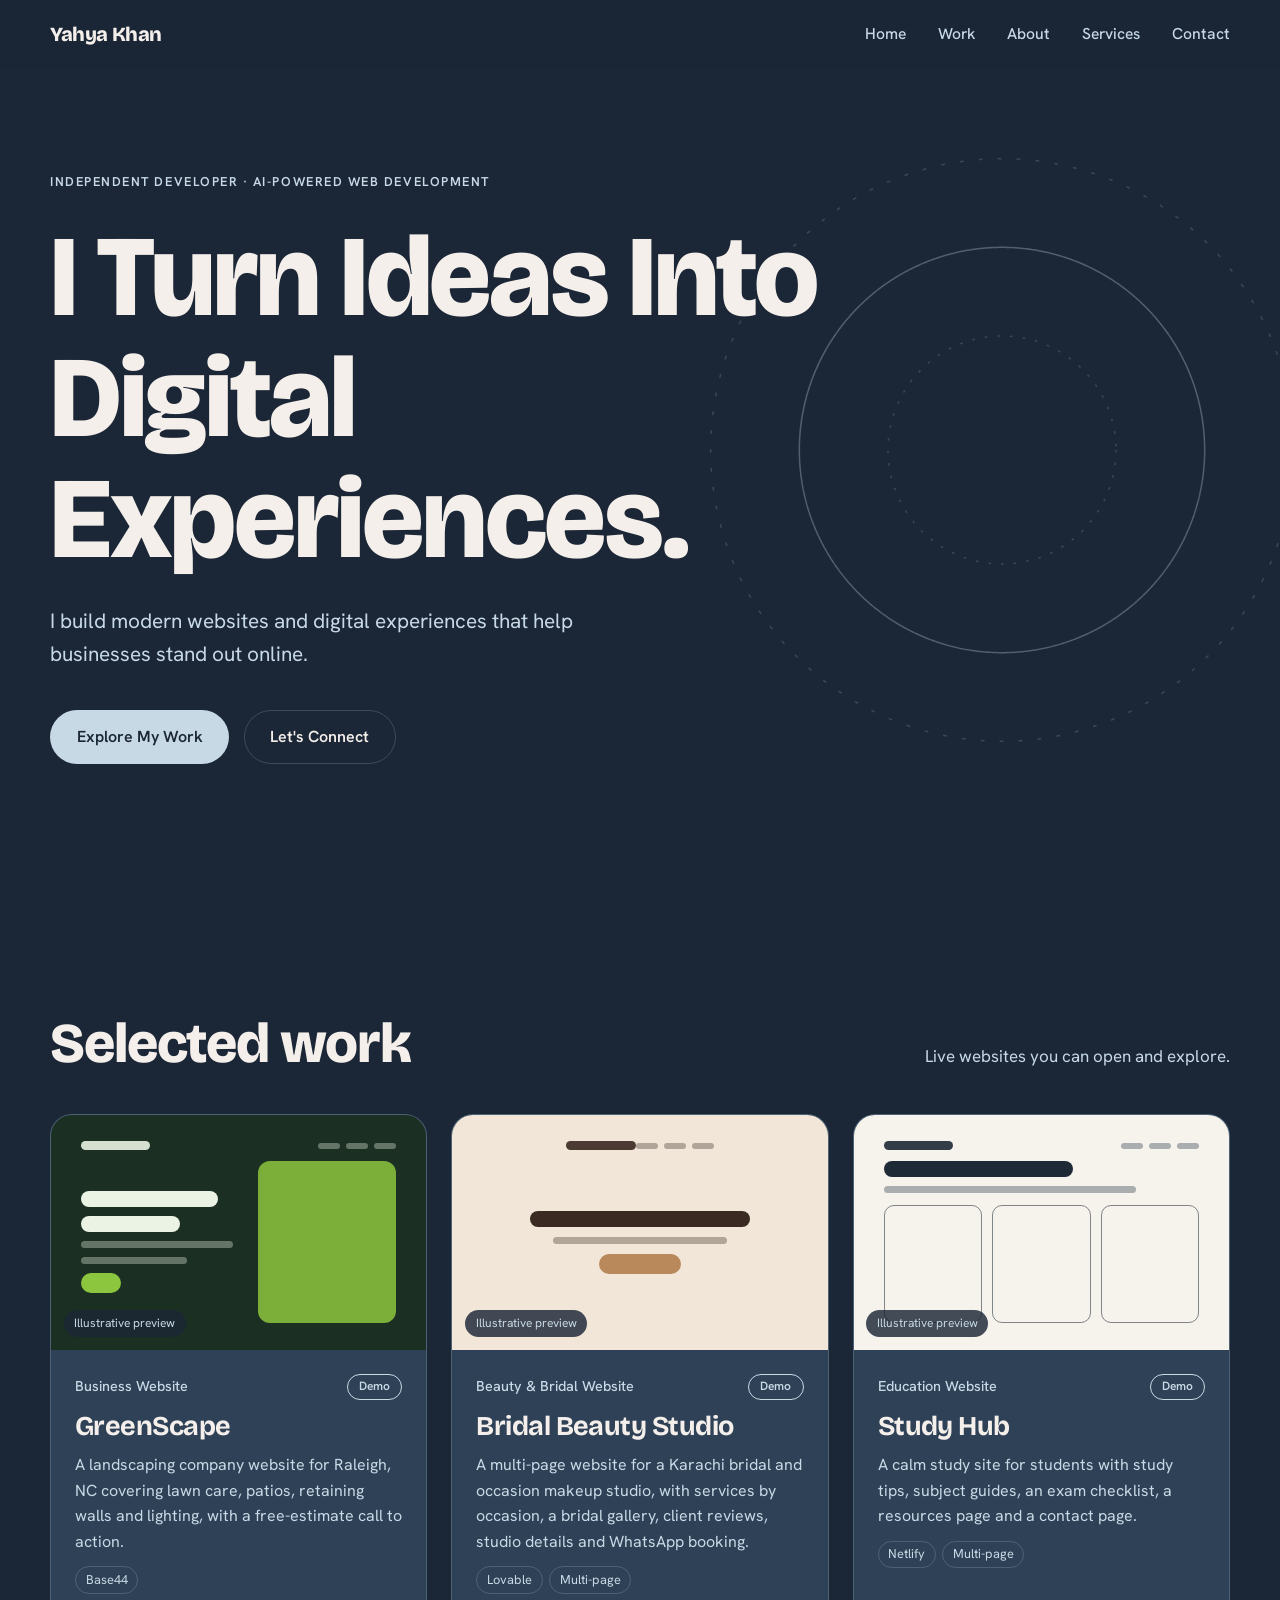
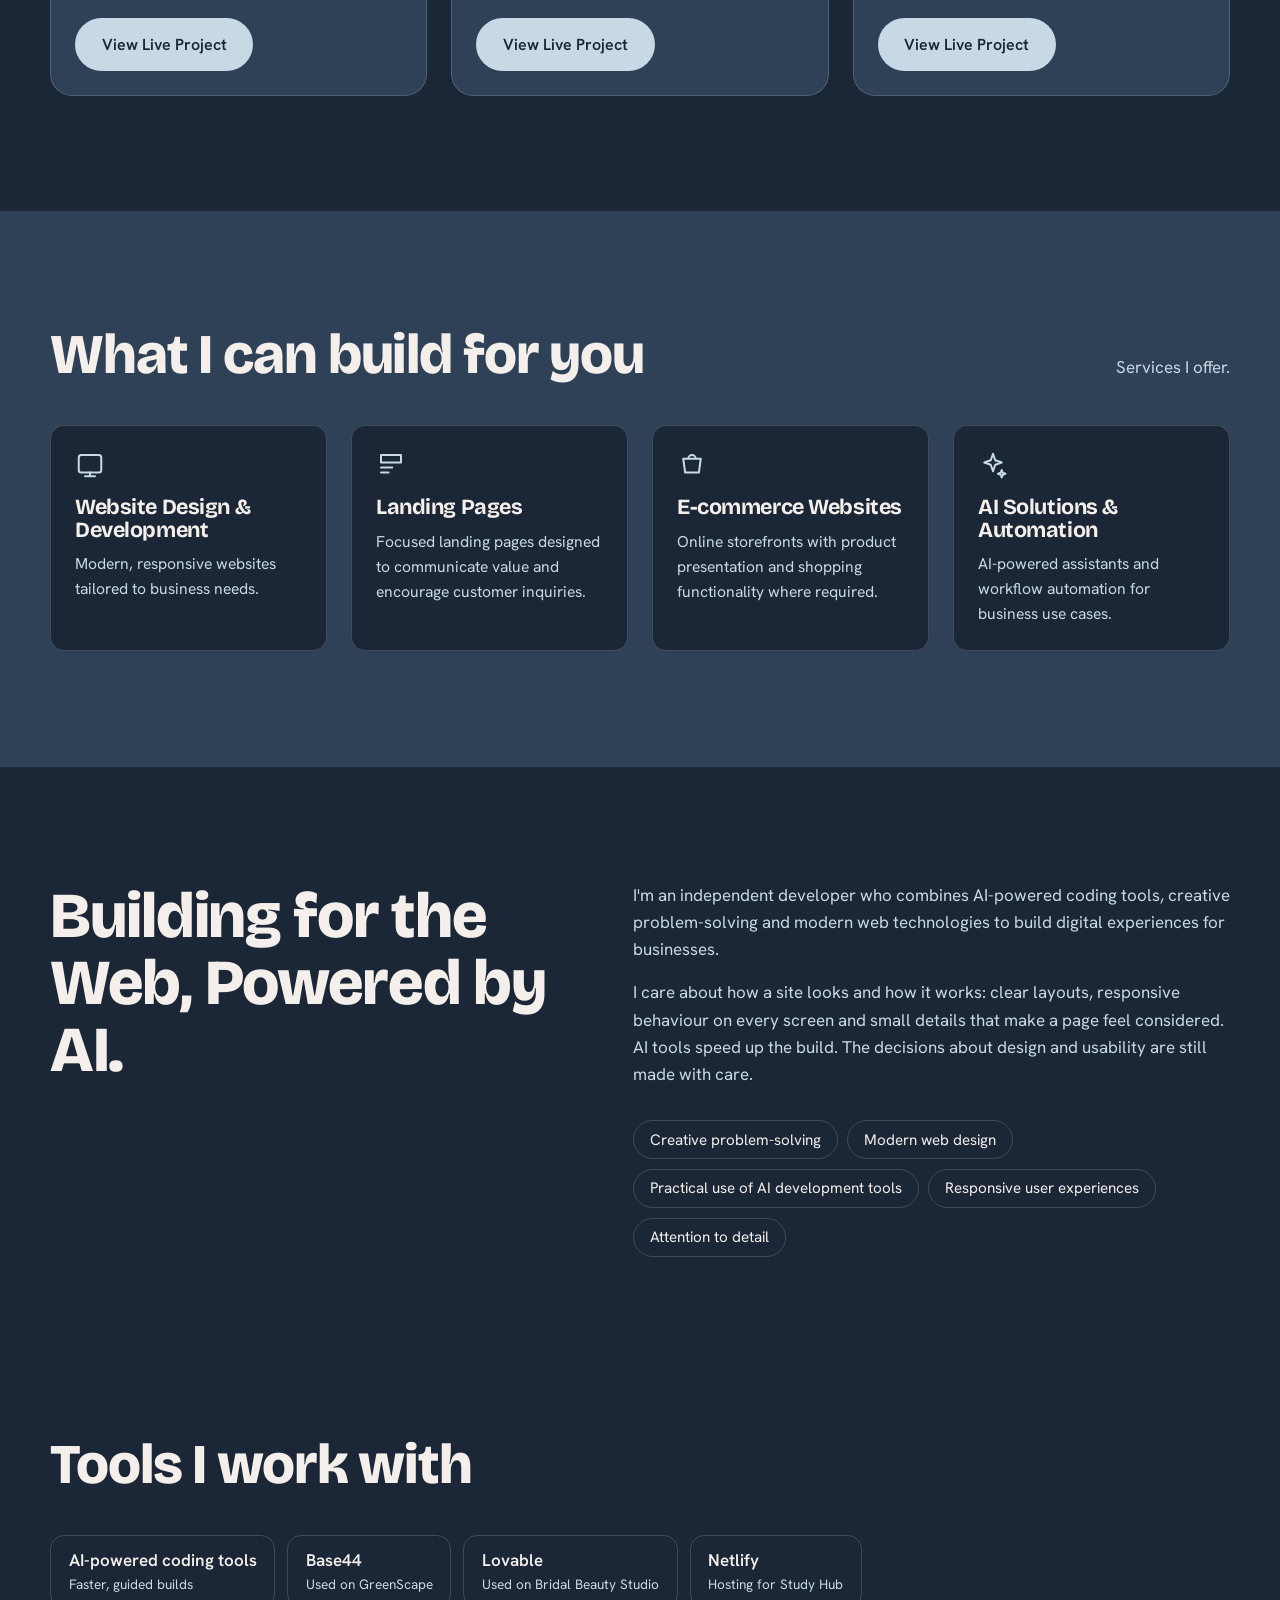
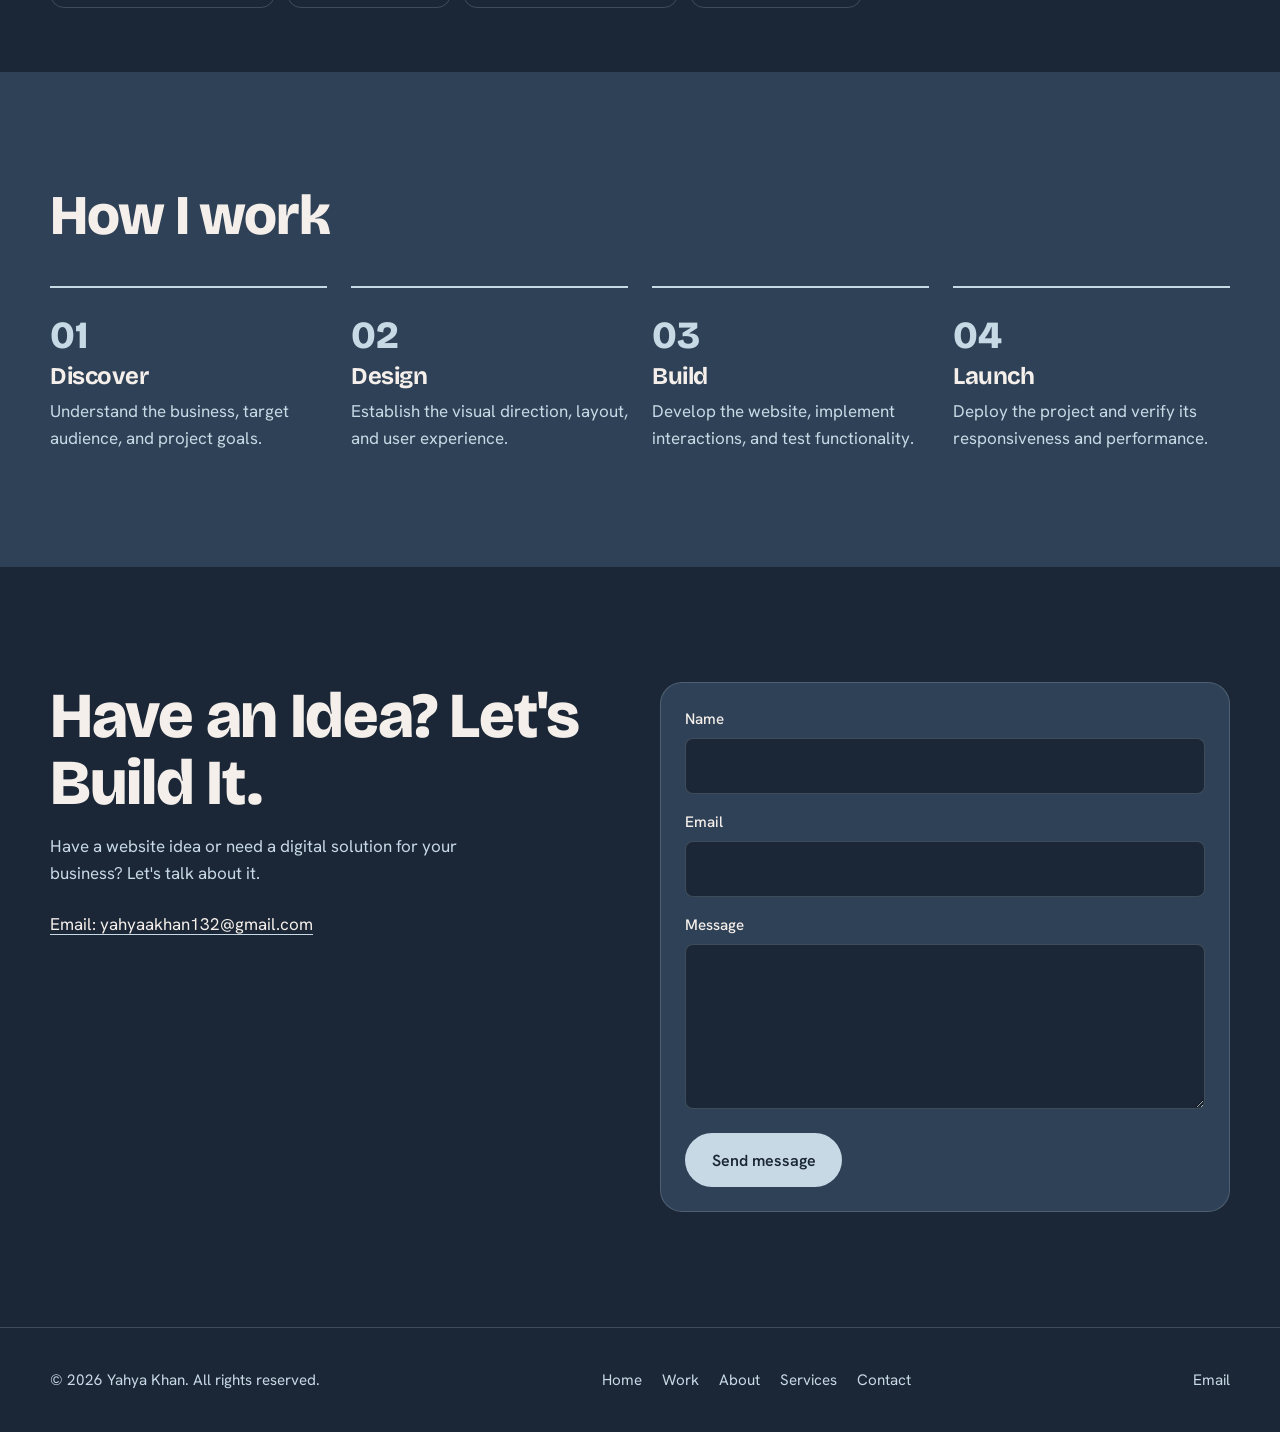
<file: index.html>
<!doctype html>
<html lang="en">
<head>
  <meta charset="utf-8">
  <meta name="viewport" content="width=device-width, initial-scale=1">
  <title>Independent Web Developer | AI-Powered Websites for Businesses</title>
  <meta name="description" content="Independent developer building modern, responsive websites and digital experiences for businesses with AI-powered development tools. See live projects and get in touch.">
  <meta name="theme-color" content="#1B2736">
  <link rel="canonical" href="" id="canonical">

  <!-- Social sharing. Replace og:url / og:image once the site is deployed. -->
  <meta property="og:type" content="website">
  <meta property="og:title" content="Independent Web Developer | AI-Powered Websites for Businesses">
  <meta property="og:description" content="Modern websites and digital experiences that help businesses stand out online.">
  <!-- <meta property="og:image" content="https://your-domain.com/assets/og-image.png"> -->
  <meta name="twitter:card" content="summary_large_image">
  <meta name="twitter:title" content="Independent Web Developer | AI-Powered Websites for Businesses">
  <meta name="twitter:description" content="Modern websites and digital experiences that help businesses stand out online.">

  <!-- Favicon: swap for assets/favicon.svg or .png when you have one. -->
  <link rel="icon" href="data:image/svg+xml,%3Csvg xmlns='http://www.w3.org/2000/svg' viewBox='0 0 64 64'%3E%3Crect width='64' height='64' rx='14' fill='%231B2736'/%3E%3Cpath d='M20 18l-10 14 10 14M44 18l10 14-10 14' fill='none' stroke='%23C8D9E6' stroke-width='6' stroke-linecap='round' stroke-linejoin='round'/%3E%3C/svg%3E">

  <link rel="preconnect" href="https://fonts.googleapis.com">
  <link rel="preconnect" href="https://fonts.gstatic.com" crossorigin>
  <link href="https://fonts.googleapis.com/css2?family=Bricolage+Grotesque:opsz,wght@12..96,500;12..96,700;12..96,800&family=Hanken+Grotesk:wght@400;500;600&display=swap" rel="stylesheet">
  <style>
/* ---------- Design tokens ---------- */
:root {
  --bg: #1B2736;
  --surface: #2F4156;
  --surface-2: #3F5F72;
  --line: rgba(200, 217, 230, 0.2);
  --ink: #F5EFEB;
  --ink-dim: #C8D9E6;
  --accent: #C8D9E6;
  --accent-ink: #1B2736;
  --danger: #ffb4a8;

  --font-display: "Bricolage Grotesque", "Helvetica Neue", Arial, sans-serif;
  --font-body: "Hanken Grotesk", system-ui, -apple-system, "Segoe UI", Roboto, sans-serif;

  --r-sm: 8px;
  --r-md: 14px;
  --r-lg: 22px;
  --r-pill: 999px;

  --s-1: 0.5rem;
  --s-2: 1rem;
  --s-3: 1.5rem;
  --s-4: 2.5rem;
  --s-5: 4rem;
  --s-6: clamp(4.5rem, 9vw, 8rem);

  --ease: cubic-bezier(0.2, 0.7, 0.2, 1);
  --header-h: 68px;
}

*, *::before, *::after { box-sizing: border-box; }
html { scroll-behavior: smooth; scroll-padding-top: var(--header-h); -webkit-text-size-adjust: 100%; }
body {
  margin: 0;
  background: var(--bg);
  color: var(--ink);
  font-family: var(--font-body);
  font-size: 1.0625rem;
  line-height: 1.6;
  overflow-x: hidden;
}
img, svg { max-width: 100%; display: block; }
a { color: inherit; }
ul, ol { margin: 0; padding: 0; list-style: none; }
h1, h2, h3, p { margin: 0; }
h1, h2, h3 { font-family: var(--font-display); line-height: 1.05; letter-spacing: -0.02em; }

:focus-visible { outline: 2px solid var(--accent); outline-offset: 3px; border-radius: 4px; }

.wrap { width: min(1180px, 100% - 2.5rem); margin-inline: auto; }
.skip { position: absolute; left: -999px; top: 0; background: var(--accent); color: var(--accent-ink); padding: 0.75rem 1rem; z-index: 100; }
.skip:focus { left: 0; }

/* ---------- Buttons ---------- */
.btn {
  display: inline-flex; align-items: center; justify-content: center; gap: 0.5rem;
  padding: 0.95rem 1.6rem; border-radius: var(--r-pill);
  font: 600 1rem var(--font-body); text-decoration: none; cursor: pointer;
  border: 1.5px solid transparent;
  transition: transform 0.25s var(--ease), background 0.25s var(--ease), color 0.25s var(--ease), border-color 0.25s var(--ease);
}
.btn--primary { background: var(--accent); color: var(--accent-ink); }
.btn--primary:hover { transform: translateY(-2px); background: #FFFFFF; }
.btn--ghost { border-color: var(--line); color: var(--ink); }
.btn--ghost:hover { border-color: var(--accent); color: var(--accent); }
.btn[disabled] { opacity: 0.6; cursor: progress; transform: none; }

/* ---------- Header ---------- */
.header {
  position: fixed; inset: 0 0 auto 0; height: var(--header-h); z-index: 50;
  background: rgba(27, 39, 54, 0.88);
  backdrop-filter: blur(8px);
  border-bottom: 1px solid transparent;
  transition: border-color 0.3s;
}
.header.is-scrolled { border-bottom-color: var(--line); }
.header__row { height: 100%; display: flex; align-items: center; justify-content: space-between; }
.brand { font: 800 1.25rem var(--font-display); text-decoration: none; letter-spacing: -0.02em; }
.nav__list { display: flex; gap: 2rem; }
.nav__list a { text-decoration: none; color: var(--ink-dim); font-weight: 500; font-size: 0.98rem; transition: color 0.2s; }
.nav__list a:hover, .nav__list a.is-active { color: var(--accent); }

.menu-btn { display: none; width: 44px; height: 44px; background: none; border: 1px solid var(--line); border-radius: var(--r-pill); cursor: pointer; position: relative; color: var(--ink); }
.menu-btn span { position: absolute; left: 13px; right: 13px; height: 2px; background: currentColor; border-radius: 2px; transition: transform 0.3s var(--ease), top 0.3s var(--ease); }
.menu-btn span:first-child { top: 17px; }
.menu-btn span:last-child { top: 25px; }
.menu-btn[aria-expanded="true"] span:first-child { top: 21px; transform: rotate(45deg); }
.menu-btn[aria-expanded="true"] span:last-child { top: 21px; transform: rotate(-45deg); }

@media (max-width: 820px) {
  .menu-btn { display: block; }
  .nav {
    position: fixed; inset: var(--header-h) 0 auto 0;
    background: var(--bg); border-bottom: 1px solid var(--line);
    padding: 1rem 1.25rem 2rem;
    transform: translateY(-8px); opacity: 0; visibility: hidden;
    transition: opacity 0.25s var(--ease), transform 0.25s var(--ease), visibility 0.25s;
  }
  .nav.is-open { opacity: 1; transform: none; visibility: visible; }
  .nav__list { flex-direction: column; gap: 0; }
  .nav__list a { display: block; padding: 1rem 0; font: 700 1.6rem var(--font-display); color: var(--ink); border-bottom: 1px solid var(--line); }
}

/* ---------- Hero ---------- */
.hero { position: relative; min-height: 100svh; display: flex; align-items: center; padding: calc(var(--header-h) + 2rem) 0 var(--s-5); overflow: hidden; }
.hero__inner { position: relative; z-index: 1; }
.hero__label { color: var(--accent); font-weight: 600; font-size: 0.8rem; letter-spacing: 0.12em; text-transform: uppercase; margin-bottom: var(--s-3); }
.avail { display: inline-flex; align-items: center; gap: 0.6rem; margin-bottom: var(--s-3); padding: 0.4rem 0.9rem; border: 1px solid var(--line); border-radius: var(--r-pill); font-size: 0.9rem; color: var(--ink-dim); }
.avail[hidden] { display: none; }
.avail__dot { width: 8px; height: 8px; border-radius: 50%; background: var(--accent); box-shadow: 0 0 0 0 rgba(200, 217, 230, 0.6); animation: ping 2.4s infinite; }
.hero__title { font-size: clamp(2.9rem, 9vw, 7.2rem); font-weight: 800; max-width: 12ch; }
.hero__text { margin-top: var(--s-3); max-width: 34rem; font-size: clamp(1.1rem, 2vw, 1.3rem); color: var(--ink-dim); }
.hero__cta { margin-top: var(--s-4); display: flex; flex-wrap: wrap; gap: 0.9rem; }

.hero__visual { position: absolute; right: -8%; top: 50%; width: min(70vw, 760px); aspect-ratio: 1; transform: translateY(-50%); opacity: 0.9; pointer-events: none; }
.orbit { width: 100%; height: 100%; }
.orbit circle { fill: none; }
.orbit__ring { stroke: var(--line); stroke-width: 1.2; transform-origin: 300px 300px; }
.orbit__ring--a { stroke-dasharray: 3 12; animation: spin 90s linear infinite; }
.orbit__ring--b { stroke: rgba(200, 217, 230, 0.35); animation: spin 60s linear infinite reverse; stroke-dasharray: 1 0; }
.orbit__ring--c { stroke-dasharray: 2 8; animation: spin 40s linear infinite; }
.orbit__dot { fill: var(--accent); transform-origin: 300px 300px; }
.orbit__dot--a { animation: spin 22s linear infinite; }
.orbit__dot--b { animation: spin 14s linear infinite reverse; opacity: 0.7; }

@media (max-width: 820px) {
  .hero__visual { right: -35%; top: 62%; opacity: 0.45; width: 120vw; }
}

/* Single orchestrated entrance for hero content */
.hero__inner > * { animation: rise 0.9s var(--ease) both; }
.hero__inner > *:nth-child(1) { animation-delay: 0.05s; }
.hero__inner > *:nth-child(2) { animation-delay: 0.12s; }
.hero__inner > *:nth-child(3) { animation-delay: 0.2s; }
.hero__inner > *:nth-child(4) { animation-delay: 0.32s; }
.hero__inner > *:nth-child(5) { animation-delay: 0.44s; }

@keyframes rise { from { opacity: 0; transform: translateY(24px); } to { opacity: 1; transform: none; } }
@keyframes spin { to { transform: rotate(360deg); } }
@keyframes ping { 70% { box-shadow: 0 0 0 10px rgba(200, 217, 230, 0); } 100% { box-shadow: 0 0 0 0 rgba(200, 217, 230, 0); } }

/* ---------- Sections ---------- */
.section { padding: var(--s-6) 0; }
.section--alt { background: var(--surface); }
.section--tight { padding: var(--s-5) 0; }
.section__head { display: flex; flex-wrap: wrap; align-items: baseline; justify-content: space-between; gap: 1rem; margin-bottom: var(--s-4); }
.section__head h2 { font-size: clamp(2rem, 5vw, 3.5rem); font-weight: 800; }
.section__head p { color: var(--ink-dim); }

/* ---------- Projects ---------- */
.grid { display: grid; gap: var(--s-4) var(--s-3); grid-template-columns: repeat(auto-fit, minmax(min(100%, 340px), 1fr)); }
.card { display: flex; flex-direction: column; background: var(--surface); border: 1px solid var(--line); border-radius: var(--r-lg); overflow: hidden; transition: transform 0.35s var(--ease), border-color 0.35s var(--ease); }
.card:hover { transform: translateY(-6px); border-color: rgba(200, 217, 230, 0.45); }
.card__media { position: relative; aspect-ratio: 16 / 10; overflow: hidden; background: var(--surface-2); }
.card__media img { width: 100%; height: 100%; object-fit: cover; transition: transform 0.6s var(--ease); }
.card:hover .card__media img, .card:hover .mock { transform: scale(1.03); }
.card__badge { position: absolute; left: 0.8rem; bottom: 0.8rem; padding: 0.25rem 0.65rem; border-radius: var(--r-pill); background: rgba(27, 39, 54, 0.82); color: var(--ink-dim); font-size: 0.75rem; }
.card__meta { display: flex; align-items: center; justify-content: space-between; gap: 0.75rem; }
.card__status { padding: 0.15rem 0.7rem; border-radius: var(--r-pill); border: 1px solid var(--accent); color: var(--accent); font-size: 0.75rem; font-weight: 600; white-space: nowrap; }
.card__body { display: flex; flex-direction: column; flex: 1; padding: var(--s-3); gap: 0.75rem; }
.card__cat { color: var(--accent); font-size: 0.9rem; font-weight: 500; }
.card__title { font-size: 1.7rem; font-weight: 700; }
.card__desc { color: var(--ink-dim); font-size: 1rem; }
.tags { display: flex; flex-wrap: wrap; gap: 0.4rem; }
.tags li { font-size: 0.8rem; color: var(--ink-dim); border: 1px solid var(--line); padding: 0.15rem 0.6rem; border-radius: var(--r-pill); }
.card__actions { margin-top: auto; padding-top: 0.75rem; display: flex; flex-wrap: wrap; gap: 0.6rem; }
.card__link { color: var(--ink-dim); font-size: 0.95rem; align-self: center; }
.card__link:hover { color: var(--accent); }

/* Illustrative preview (not a screenshot) */
.mock { position: absolute; inset: 0; padding: 7% 8%; display: flex; flex-direction: column; gap: 6%; transition: transform 0.6s var(--ease); }
.mock__bar { display: flex; align-items: center; justify-content: space-between; }
.mock__logo { width: 22%; height: 9px; border-radius: 6px; background: var(--m-ink); opacity: 0.9; }
.mock__nav { display: flex; gap: 6px; }
.mock__nav i { width: 22px; height: 6px; border-radius: 6px; background: var(--m-ink); opacity: 0.35; }
.mock__h { height: 16px; border-radius: 8px; background: var(--m-ink); }
.mock__p { height: 7px; border-radius: 6px; background: var(--m-ink); opacity: 0.35; }
.mock__btn { width: 26%; height: 20px; border-radius: 12px; background: var(--m-accent); }
.mock__img { border-radius: 12px; background: var(--m-accent); opacity: 0.85; }
.mock__stack { display: flex; flex-direction: column; gap: 9px; }
.mock--split .mock__main { flex: 1; display: grid; grid-template-columns: 1.1fr 1fr; gap: 8%; align-items: center; }
.mock--split .mock__img { height: 100%; }
.mock--centered .mock__main { flex: 1; display: flex; flex-direction: column; align-items: center; justify-content: center; text-align: center; gap: 10px; }
.mock--centered .mock__h { width: 70%; }
.mock--centered .mock__p { width: 55%; }
.mock--centered .mock__bar { justify-content: center; }
.mock--cards .mock__main { display: flex; flex-direction: column; gap: 12px; flex: 1; }
.mock--cards .mock__row { display: grid; grid-template-columns: repeat(3, 1fr); gap: 10px; flex: 1; }
.mock--cards .mock__cell { border-radius: 10px; border: 1.5px solid var(--m-ink); opacity: 0.55; }

/* ---------- Services ---------- */
.services { display: grid; gap: var(--s-3); grid-template-columns: repeat(auto-fit, minmax(min(100%, 250px), 1fr)); }
.service { padding: var(--s-3); background: var(--bg); border: 1px solid var(--line); border-radius: var(--r-md); transition: border-color 0.3s var(--ease), transform 0.3s var(--ease); }
.service:hover { border-color: var(--accent); transform: translateY(-4px); }
.service svg { width: 30px; height: 30px; fill: none; stroke: var(--accent); stroke-width: 1.6; stroke-linecap: round; stroke-linejoin: round; margin-bottom: var(--s-2); }
.service h3 { font-size: 1.35rem; font-weight: 700; margin-bottom: 0.6rem; }
.service p { color: var(--ink-dim); font-size: 0.98rem; }

/* ---------- About ---------- */
.about { display: grid; gap: var(--s-4); grid-template-columns: 1fr; }
.about h2 { font-size: clamp(2.2rem, 5.5vw, 4rem); font-weight: 800; max-width: 14ch; }
.about__body { display: grid; gap: var(--s-2); max-width: 40rem; color: var(--ink-dim); }
.about__points { display: flex; flex-wrap: wrap; gap: 0.6rem; margin-top: var(--s-2); }
.about__points li { border: 1px solid var(--line); padding: 0.4rem 1rem; border-radius: var(--r-pill); color: var(--ink); font-size: 0.95rem; }
@media (min-width: 900px) { .about { grid-template-columns: 1fr 1.1fr; align-items: start; } }

/* ---------- Stack ---------- */
.stack { display: flex; flex-wrap: wrap; gap: 0.75rem; }
.stack li { display: flex; flex-direction: column; padding: 0.7rem 1.1rem; border: 1px solid var(--line); border-radius: var(--r-md); min-width: 150px; }
.stack strong { font-weight: 600; }
.stack span { font-size: 0.85rem; color: var(--ink-dim); }

/* ---------- Process ---------- */
.process { display: grid; gap: var(--s-3); grid-template-columns: repeat(auto-fit, minmax(min(100%, 230px), 1fr)); counter-reset: step; position: relative; }
.process li { position: relative; padding-top: var(--s-3); border-top: 2px solid var(--line); }
.process li::before { content: ""; position: absolute; top: -2px; left: 0; width: 0; height: 2px; background: var(--accent); transition: width 0.9s var(--ease); }
.process.is-in li::before { width: 100%; }
.process li:nth-child(2)::before { transition-delay: 0.15s; }
.process li:nth-child(3)::before { transition-delay: 0.3s; }
.process li:nth-child(4)::before { transition-delay: 0.45s; }
.process__n { font: 800 2.4rem var(--font-display); color: var(--accent); }
.process h3 { font-size: 1.5rem; margin: 0.4rem 0 0.5rem; }
.process p { color: var(--ink-dim); }

/* ---------- Contact ---------- */
.contact { display: grid; gap: var(--s-4); grid-template-columns: 1fr; }
.contact h2 { font-size: clamp(2.2rem, 5.5vw, 4rem); font-weight: 800; margin-bottom: var(--s-2); max-width: 14ch; }
.contact__intro > p { color: var(--ink-dim); max-width: 30rem; }
.contact__links { margin-top: var(--s-3); display: grid; gap: 0.6rem; }
.contact__links a { color: var(--ink); text-underline-offset: 4px; text-decoration-color: var(--accent); }
.contact__links a:hover { color: var(--accent); }
.contact__links .is-placeholder { color: var(--ink-dim); font-size: 0.95rem; border: 1px dashed var(--line); padding: 0.45rem 0.8rem; border-radius: var(--r-sm); display: inline-block; }
@media (min-width: 900px) { .contact { grid-template-columns: 1fr 1fr; } }

.form { display: grid; gap: var(--s-2); background: var(--surface); border: 1px solid var(--line); border-radius: var(--r-lg); padding: var(--s-3); align-content: start; }
.field label { display: block; font-weight: 500; margin-bottom: 0.4rem; font-size: 0.95rem; }
.field input, .field textarea { width: 100%; background: var(--bg); color: var(--ink); border: 1.5px solid var(--line); border-radius: var(--r-sm); padding: 0.85rem 1rem; font: inherit; transition: border-color 0.2s; }
.field input:focus, .field textarea:focus { outline: none; border-color: var(--accent); }
.field.has-error input, .field.has-error textarea { border-color: var(--danger); }
.field__err { color: var(--danger); font-size: 0.88rem; min-height: 0; margin-top: 0.3rem; }
.field__err:empty { display: none; }
.hp { position: absolute; left: -9999px; width: 1px; height: 1px; opacity: 0; }
.form .btn { justify-self: start; }
.form__status { font-size: 0.95rem; }
.form__status:empty { display: none; }
.form__status.is-ok { color: var(--accent); }
.form__status.is-err { color: var(--danger); }
.form__status.is-info { color: var(--ink-dim); }
.form__status a { color: inherit; }

/* ---------- Footer ---------- */
.footer { border-top: 1px solid var(--line); padding: var(--s-4) 0; color: var(--ink-dim); font-size: 0.95rem; }
.footer__row { display: flex; flex-wrap: wrap; gap: var(--s-2) var(--s-4); align-items: center; justify-content: space-between; }
.footer__nav, .footer__social { display: flex; flex-wrap: wrap; gap: 1.25rem; }
.footer a { text-decoration: none; }
.footer a:hover { color: var(--accent); }

/* ---------- Scroll reveal (light, one pattern) ---------- */
.js .reveal { opacity: 0; transform: translateY(18px); transition: opacity 0.7s var(--ease), transform 0.7s var(--ease); }
.js .reveal.is-in { opacity: 1; transform: none; }

/* ---------- Reduced motion ---------- */
@media (prefers-reduced-motion: reduce) {
  html { scroll-behavior: auto; }
  *, *::before, *::after { animation: none !important; transition-duration: 0.01ms !important; }
  .js .reveal { opacity: 1; transform: none; }
  .process li::before { width: 100%; }
}

</style>
</head>
<body>
  <a class="skip" href="#main">Skip to content</a>

  <header class="header" id="header">
    <div class="wrap header__row">
      <a class="brand" href="#home" data-site="brand">Yahya Khan</a>
      <nav class="nav" id="nav" aria-label="Primary">
        <ul class="nav__list">
          <li><a href="#home">Home</a></li>
          <li><a href="#work">Work</a></li>
          <li><a href="#about">About</a></li>
          <li><a href="#services">Services</a></li>
          <li><a href="#contact">Contact</a></li>
        </ul>
      </nav>
      <button class="menu-btn" id="menuBtn" type="button" aria-expanded="false" aria-controls="nav" aria-label="Open menu">
        <span></span><span></span>
      </button>
    </div>
  </header>

  <main id="main">
    <!-- HERO -->
    <section class="hero" id="home" aria-labelledby="hero-title">
      <div class="hero__visual" aria-hidden="true">
        <svg viewBox="0 0 600 600" class="orbit">
          <circle class="orbit__ring orbit__ring--a" cx="300" cy="300" r="230"/>
          <circle class="orbit__ring orbit__ring--b" cx="300" cy="300" r="160"/>
          <circle class="orbit__ring orbit__ring--c" cx="300" cy="300" r="90"/>
          <circle class="orbit__dot orbit__dot--a" cx="300" cy="70" r="7"/>
          <circle class="orbit__dot orbit__dot--b" cx="140" cy="300" r="5"/>
        </svg>
      </div>
      <div class="wrap hero__inner">
        <p class="hero__label">Independent Developer · AI-Powered Web Development</p>
        <div class="avail" id="availability" hidden><span class="avail__dot"></span><span id="availText"></span></div>
        <h1 id="hero-title" class="hero__title">I Turn Ideas Into Digital Experiences.</h1>
        <p class="hero__text">I build modern websites and digital experiences that help businesses stand out online.</p>
        <div class="hero__cta">
          <a class="btn btn--primary" href="#work">Explore My Work</a>
          <a class="btn btn--ghost" href="#contact">Let's Connect</a>
        </div>
      </div>
    </section>

    <!-- WORK -->
    <section class="section" id="work" aria-labelledby="work-title">
      <div class="wrap">
        <div class="section__head">
          <h2 id="work-title">Selected work</h2>
          <p>Live websites you can open and explore.</p>
        </div>
        <div class="grid" id="projectGrid"></div>
      </div>
    </section>

    <!-- SERVICES -->
    <section class="section section--alt" id="services" aria-labelledby="services-title">
      <div class="wrap">
        <div class="section__head">
          <h2 id="services-title">What I can build for you</h2>
          <p>Services I offer.</p>
        </div>
        <div class="services">
          <article class="service">
            <svg viewBox="0 0 24 24" aria-hidden="true"><rect x="3" y="4" width="18" height="14" rx="2"/><path d="M8 21h8M12 18v3"/></svg>
            <h3>Website Design &amp; Development</h3>
            <p>Modern, responsive websites tailored to business needs.</p>
          </article>
          <article class="service">
            <svg viewBox="0 0 24 24" aria-hidden="true"><path d="M4 4h16v6H4zM4 14h9M4 18h6"/></svg>
            <h3>Landing Pages</h3>
            <p>Focused landing pages designed to communicate value and encourage customer inquiries.</p>
          </article>
          <article class="service">
            <svg viewBox="0 0 24 24" aria-hidden="true"><path d="M5 7h14l-1.5 11h-11zM9 7a3 3 0 016 0"/></svg>
            <h3>E-commerce Websites</h3>
            <p>Online storefronts with product presentation and shopping functionality where required.</p>
          </article>
          <article class="service">
            <svg viewBox="0 0 24 24" aria-hidden="true"><path d="M12 3l1.8 5.2L19 10l-5.2 1.8L12 17l-1.8-5.2L5 10l5.2-1.8zM19 16l.8 2.2L22 19l-2.2.8L19 22l-.8-2.2L16 19l2.2-.8z"/></svg>
            <h3>AI Solutions &amp; Automation</h3>
            <p>AI-powered assistants and workflow automation for business use cases.</p>
          </article>
        </div>
      </div>
    </section>

    <!-- ABOUT -->
    <section class="section" id="about" aria-labelledby="about-title">
      <div class="wrap about">
        <h2 id="about-title">Building for the Web, Powered by AI.</h2>
        <div class="about__body">
          <p>I'm an independent developer who combines AI-powered coding tools, creative problem-solving and modern web technologies to build digital experiences for businesses.</p>
          <p>I care about how a site looks and how it works: clear layouts, responsive behaviour on every screen and small details that make a page feel considered. AI tools speed up the build. The decisions about design and usability are still made with care.</p>
          <ul class="about__points">
            <li>Creative problem-solving</li>
            <li>Modern web design</li>
            <li>Practical use of AI development tools</li>
            <li>Responsive user experiences</li>
            <li>Attention to detail</li>
          </ul>
        </div>
      </div>
    </section>

    <!-- STACK -->
    <section class="section section--tight" id="stack" aria-labelledby="stack-title">
      <div class="wrap">
        <div class="section__head">
          <h2 id="stack-title">Tools I work with</h2>
        </div>
        <ul class="stack" id="stackList"></ul>
      </div>
    </section>

    <!-- PROCESS -->
    <section class="section section--alt" id="process" aria-labelledby="process-title">
      <div class="wrap">
        <div class="section__head">
          <h2 id="process-title">How I work</h2>
        </div>
        <ol class="process">
          <li><span class="process__n">01</span><h3>Discover</h3><p>Understand the business, target audience, and project goals.</p></li>
          <li><span class="process__n">02</span><h3>Design</h3><p>Establish the visual direction, layout, and user experience.</p></li>
          <li><span class="process__n">03</span><h3>Build</h3><p>Develop the website, implement interactions, and test functionality.</p></li>
          <li><span class="process__n">04</span><h3>Launch</h3><p>Deploy the project and verify its responsiveness and performance.</p></li>
        </ol>
      </div>
    </section>

    <!-- CONTACT -->
    <section class="section" id="contact" aria-labelledby="contact-title">
      <div class="wrap contact">
        <div class="contact__intro">
          <h2 id="contact-title">Have an Idea? Let's Build It.</h2>
          <p>Have a website idea or need a digital solution for your business? Let's talk about it.</p>
          <ul class="contact__links" id="contactLinks"></ul>
        </div>

        <form class="form" id="contactForm" novalidate>
          <div class="field">
            <label for="name">Name</label>
            <input id="name" name="name" type="text" autocomplete="name" required aria-describedby="name-err">
            <p class="field__err" id="name-err" role="alert"></p>
          </div>
          <div class="field">
            <label for="email">Email</label>
            <input id="email" name="email" type="email" autocomplete="email" required aria-describedby="email-err">
            <p class="field__err" id="email-err" role="alert"></p>
          </div>
          <div class="field">
            <label for="message">Message</label>
            <textarea id="message" name="message" rows="5" required aria-describedby="message-err"></textarea>
            <p class="field__err" id="message-err" role="alert"></p>
          </div>
          <!-- Honeypot for basic bot filtering -->
          <input class="hp" type="text" name="_gotcha" tabindex="-1" autocomplete="off" aria-hidden="true">
          <button class="btn btn--primary" type="submit" id="submitBtn">Send message</button>
          <p class="form__status" id="formStatus" role="status" aria-live="polite"></p>
        </form>
      </div>
    </section>
  </main>

  <footer class="footer">
    <div class="wrap footer__row">
      <p class="footer__copy">© <span id="year"></span> <span id="legal"></span>. All rights reserved.</p>
      <nav aria-label="Footer">
        <ul class="footer__nav">
          <li><a href="#home">Home</a></li>
          <li><a href="#work">Work</a></li>
          <li><a href="#about">About</a></li>
          <li><a href="#services">Services</a></li>
          <li><a href="#contact">Contact</a></li>
        </ul>
      </nav>
      <ul class="footer__social" id="footerSocial"></ul>
    </div>
  </footer>

  <script>
/* ==========================================================
   SITE SETTINGS — edit this file to personalise the portfolio.
   Anything left as "" (empty) is shown as a clear placeholder
   instead of a fake detail.
   ========================================================== */
window.SITE = {
  // Text-based logo / personal brand shown in header and footer.
  brand: "Yahya Khan",
  // Used in the footer copyright line. Leave "" to reuse brand.
  legalName: "",
  year: new Date().getFullYear(),

  // Public URL of the deployed portfolio (for social previews). Optional.
  siteUrl: "",

  // Hero availability badge. Keep enabled:false unless it is true.
  availability: {
    enabled: false,
    text: "Available for new projects"
  },

  contact: {
    email: "yahyaakhan132@gmail.com",
    whatsapp: "",       // digits only with country code, e.g. "923001234567"
    whatsappMessage: "Hi! I saw your portfolio and would like to talk about a project.",
    github: "",         // e.g. "https://github.com/your-username"
    // Optional extra links: { label: "LinkedIn", url: "https://..." }
    social: []
  },

  // Contact form delivery. Create a free form at https://formspree.io and
  // paste its endpoint here (e.g. "https://formspree.io/f/abcdwxyz").
  // Leave "" and the form will say clearly that delivery is not set up.
  form: {
    endpoint: ""
  },

  // Only list tools you actually use / can work with.
  stack: [
    { name: "AI-powered coding tools", note: "Faster, guided builds" },
    { name: "Base44", note: "Used on GreenScape" },
    { name: "Lovable", note: "Used on Bridal Beauty Studio" },
    { name: "Netlify", note: "Hosting for Study Hub" }
    // Add only after you confirm you can work with them, e.g.:
    // { name: "HTML & CSS", note: "Structure and styling" },
    // { name: "JavaScript", note: "Interactions" },
    // React, Next.js, Tailwind CSS, Git & GitHub, APIs & AI integrations ...
  ]
};

</script>
  <script>
/* ==========================================================
   PROJECTS — add a new entry to this array, redeploy, done.

   Fields
   - name         Project name
   - category     Short category label
   - description  1–2 factual sentences (only what the live site shows)
   - image        Optional path/URL of a real screenshot, e.g.
                  "assets/projects/greenscape.webp". Leave "" to show an
                  illustrative preview (clearly labelled as not a screenshot).
   - url          Live URL (opens in a new tab)
   - github       Optional repository URL
   - platform     Build/hosting platform (verified)
   - tags         Optional technology/feature tags (verified only)
   - status       "Demo" | "Client Project" | "Concept"
                  Only use "Client Project" if it is true.
   - featured     true = shown in the Work section
   - theme        Colours for the illustrative preview (only used when
                  there is no image): { bg, ink, accent, layout }
                  layout: "split" | "centered" | "cards"
   ========================================================== */
window.PROJECTS = [
  {
    name: "GreenScape",
    category: "Business Website",
    description:
      "A landscaping company website for Raleigh, NC covering lawn care, patios, retaining walls and lighting, with a free-estimate call to action.",
    image: "",
    url: "https://quirky-green-scape-flow.base44.app/",
    github: "",
    platform: "Base44",
    tags: ["Base44"],
    status: "Demo", // change to "Client Project" only if it was commissioned
    featured: true,
    theme: { bg: "#1B3022", ink: "#EAF3E4", accent: "#8CC63F", layout: "split" }
  },
  {
    name: "Bridal Beauty Studio",
    category: "Beauty & Bridal Website",
    description:
      "A multi-page website for a Karachi bridal and occasion makeup studio, with services by occasion, a bridal gallery, client reviews, studio details and WhatsApp booking.",
    image: "",
    url: "https://bridal-beauty-studio-site.lovable.app/",
    github: "",
    platform: "Lovable",
    tags: ["Lovable", "Multi-page"],
    status: "Demo", // change to "Client Project" only if it was commissioned
    featured: true,
    theme: { bg: "#F1E6D8", ink: "#3A2A22", accent: "#B9895B", layout: "centered" }
  },
  {
    name: "Study Hub",
    category: "Education Website",
    description:
      "A calm study site for students with study tips, subject guides, an exam checklist, a resources page and a contact page.",
    image: "",
    url: "https://study-hub-finalproject.netlify.app/",
    github: "",
    platform: "Netlify",
    tags: ["Netlify", "Multi-page"],
    status: "Demo",
    featured: true,
    theme: { bg: "#F6F3EC", ink: "#1F2A37", accent: "#E4572E", layout: "cards" }
  }
];

</script>
  <script>
(function () {
  "use strict";

  var SITE = window.SITE || {};
  var PROJECTS = window.PROJECTS || [];
  var doc = document;
  doc.documentElement.classList.add("js");

  function el(tag, cls, text) {
    var n = doc.createElement(tag);
    if (cls) n.className = cls;
    if (text != null) n.textContent = text;
    return n;
  }
  function $(sel) { return doc.querySelector(sel); }

  /* ---------- Brand, footer, availability ---------- */
  var brand = SITE.brand || "Your Name";
  doc.querySelectorAll('[data-site="brand"]').forEach(function (n) { n.textContent = brand; });
  $("#year").textContent = SITE.year || new Date().getFullYear();
  $("#legal").textContent = SITE.legalName || brand;

  if (SITE.siteUrl) {
    $("#canonical").setAttribute("href", SITE.siteUrl);
    var og = doc.createElement("meta");
    og.setAttribute("property", "og:url");
    og.setAttribute("content", SITE.siteUrl);
    doc.head.appendChild(og);
  } else {
    var c = $("#canonical"); if (c) c.remove();
  }

  if (SITE.availability && SITE.availability.enabled) {
    $("#availText").textContent = SITE.availability.text || "Available for new projects";
    $("#availability").hidden = false;
  }

  /* ---------- Projects ---------- */
  function mockPreview(theme, layout) {
    var t = theme || {};
    var m = el("div", "mock mock--" + (layout || "split"));
    m.style.background = t.bg || "#2F4156";
    m.style.setProperty("--m-ink", t.ink || "#F5EFEB");
    m.style.setProperty("--m-accent", t.accent || "#C8D9E6");
    m.setAttribute("aria-hidden", "true");

    var bar = el("div", "mock__bar");
    bar.appendChild(el("div", "mock__logo"));
    var nav = el("div", "mock__nav");
    for (var i = 0; i < 3; i++) nav.appendChild(el("i"));
    bar.appendChild(nav);
    m.appendChild(bar);

    var main = el("div", "mock__main");
    if (layout === "cards") {
      var top = el("div", "mock__stack");
      var h = el("div", "mock__h"); h.style.width = "60%";
      var p = el("div", "mock__p"); p.style.width = "80%";
      top.appendChild(h); top.appendChild(p);
      main.appendChild(top);
      var row = el("div", "mock__row");
      for (var j = 0; j < 3; j++) row.appendChild(el("div", "mock__cell"));
      main.appendChild(row);
    } else if (layout === "centered") {
      main.appendChild(el("div", "mock__h"));
      main.appendChild(el("div", "mock__p"));
      main.appendChild(el("div", "mock__btn"));
    } else {
      var left = el("div", "mock__stack");
      var h2 = el("div", "mock__h"); h2.style.width = "90%";
      var h3 = el("div", "mock__h"); h3.style.width = "65%";
      var p2 = el("div", "mock__p");
      var p3 = el("div", "mock__p"); p3.style.width = "70%";
      left.appendChild(h2); left.appendChild(h3); left.appendChild(p2); left.appendChild(p3);
      left.appendChild(el("div", "mock__btn"));
      main.appendChild(left);
      main.appendChild(el("div", "mock__img"));
    }
    m.appendChild(main);
    return m;
  }

  function buildMedia(p) {
    var media = el("div", "card__media");
    var showMock = function () {
      media.innerHTML = "";
      media.appendChild(mockPreview(p.theme, p.theme && p.theme.layout));
      media.appendChild(el("span", "card__badge", "Illustrative preview"));
    };
    if (p.image) {
      var img = new Image();
      img.alt = p.name + " website preview";
      img.loading = "lazy";
      img.decoding = "async";
      img.onerror = showMock; // polished fallback instead of a broken icon
      img.src = p.image;
      media.appendChild(img);
    } else {
      showMock();
    }
    return media;
  }

  var grid = $("#projectGrid");
  PROJECTS.filter(function (p) { return p.featured !== false; }).forEach(function (p) {
    var card = el("article", "card reveal");
    card.appendChild(buildMedia(p));

    var body = el("div", "card__body");
    var meta = el("div", "card__meta");
    meta.appendChild(el("p", "card__cat", p.category));
    if (p.status) meta.appendChild(el("span", "card__status", p.status));
    body.appendChild(meta);
    body.appendChild(el("h3", "card__title", p.name));
    body.appendChild(el("p", "card__desc", p.description));

    if (p.tags && p.tags.length) {
      var tags = el("ul", "tags");
      p.tags.forEach(function (t) { tags.appendChild(el("li", null, t)); });
      body.appendChild(tags);
    }

    var actions = el("div", "card__actions");
    var a = el("a", "btn btn--primary", "View Live Project");
    a.href = p.url;
    a.target = "_blank";
    a.rel = "noopener noreferrer";
    a.setAttribute("aria-label", "View Live Project: " + p.name + " (opens in a new tab)");
    actions.appendChild(a);
    if (p.github) {
      var g = el("a", "card__link", "Source code");
      g.href = p.github; g.target = "_blank"; g.rel = "noopener noreferrer";
      actions.appendChild(g);
    }
    body.appendChild(actions);
    card.appendChild(body);
    grid.appendChild(card);
  });

  /* ---------- Stack ---------- */
  var stackList = $("#stackList");
  (SITE.stack || []).forEach(function (s) {
    var li = el("li");
    li.appendChild(el("strong", null, s.name));
    if (s.note) li.appendChild(el("span", null, s.note));
    stackList.appendChild(li);
  });

  /* ---------- Contact links ---------- */
  var C = SITE.contact || {};
  var links = $("#contactLinks");
  var footerSocial = $("#footerSocial");

  function addContact(label, href, placeholderMsg, external) {
    var li = el("li");
    if (href) {
      var a = el("a", null, label);
      a.href = href;
      if (external) { a.target = "_blank"; a.rel = "noopener noreferrer"; }
      li.appendChild(a);
    } else {
      li.appendChild(el("span", "is-placeholder", label + ": " + placeholderMsg));
    }
    links.appendChild(li);
  }
  var email = (C.email || "").trim();
  var wa = (C.whatsapp || "").replace(/\D/g, "");
  var gh = (C.github || "").trim();

  addContact(email ? "Email: " + email : "Email", email ? "mailto:" + email : "", "add your email in src/data/site.js");
  // WhatsApp and GitHub are only shown once they are filled in site.js.
  if (wa) {
    addContact("WhatsApp", "https://wa.me/" + wa + "?text=" + encodeURIComponent(C.whatsappMessage || ""), "", true);
  }
  if (gh) addContact("GitHub", gh, "", true);
  (C.social || []).forEach(function (s) { if (s && s.url) addContact(s.label || s.url, s.url, "", true); });

  // Footer: only configured links
  var footerItems = [];
  if (email) footerItems.push({ label: "Email", url: "mailto:" + email });
  if (wa) footerItems.push({ label: "WhatsApp", url: "https://wa.me/" + wa });
  if (gh) footerItems.push({ label: "GitHub", url: gh });
  (C.social || []).forEach(function (s) { if (s && s.url) footerItems.push({ label: s.label || s.url, url: s.url }); });
  footerItems.forEach(function (f) {
    var li = el("li"); var a = el("a", null, f.label);
    a.href = f.url;
    if (f.url.indexOf("mailto:") !== 0) { a.target = "_blank"; a.rel = "noopener noreferrer"; }
    li.appendChild(a); footerSocial.appendChild(li);
  });

  /* ---------- Mobile menu ---------- */
  var btn = $("#menuBtn"), nav = $("#nav"), header = $("#header");
  function setMenu(open) {
    btn.setAttribute("aria-expanded", String(open));
    btn.setAttribute("aria-label", open ? "Close menu" : "Open menu");
    nav.classList.toggle("is-open", open);
    doc.body.style.overflow = open ? "hidden" : "";
  }
  btn.addEventListener("click", function () { setMenu(btn.getAttribute("aria-expanded") !== "true"); });
  nav.addEventListener("click", function (e) { if (e.target.closest("a")) setMenu(false); });
  doc.addEventListener("keydown", function (e) {
    if (e.key === "Escape" && btn.getAttribute("aria-expanded") === "true") { setMenu(false); btn.focus(); }
  });
  window.matchMedia("(min-width: 821px)").addEventListener("change", function (e) { if (e.matches) setMenu(false); });

  // Keep menu links out of the tab order while the mobile menu is closed.
  var mq = window.matchMedia("(max-width: 820px)");
  function syncNavFocus() {
    var hide = mq.matches && btn.getAttribute("aria-expanded") !== "true";
    nav.querySelectorAll("a").forEach(function (a) { a.tabIndex = hide ? -1 : 0; });
  }
  new MutationObserver(syncNavFocus).observe(btn, { attributes: true, attributeFilter: ["aria-expanded"] });
  mq.addEventListener("change", syncNavFocus);
  syncNavFocus();

  /* ---------- Header state + active link ---------- */
  function onScroll() { header.classList.toggle("is-scrolled", window.scrollY > 8); }
  window.addEventListener("scroll", onScroll, { passive: true });
  onScroll();

  if ("IntersectionObserver" in window) {
    var navLinks = {};
    nav.querySelectorAll("a").forEach(function (a) { navLinks[a.getAttribute("href").slice(1)] = a; });
    var spy = new IntersectionObserver(function (entries) {
      entries.forEach(function (en) {
        if (en.isIntersecting && navLinks[en.target.id]) {
          Object.keys(navLinks).forEach(function (k) { navLinks[k].classList.remove("is-active"); });
          navLinks[en.target.id].classList.add("is-active");
        }
      });
    }, { rootMargin: "-45% 0px -50% 0px" });
    Object.keys(navLinks).forEach(function (id) { var s = doc.getElementById(id); if (s) spy.observe(s); });

    /* ---------- Reveal ---------- */
    var rev = new IntersectionObserver(function (entries) {
      entries.forEach(function (en) {
        if (en.isIntersecting) { en.target.classList.add("is-in"); rev.unobserve(en.target); }
      });
    }, { threshold: 0.12 });
    doc.querySelectorAll(".reveal, .process, .service").forEach(function (n) {
      if (!n.classList.contains("reveal") && n.classList.contains("service")) n.classList.add("reveal");
      rev.observe(n);
    });
  } else {
    doc.querySelectorAll(".reveal").forEach(function (n) { n.classList.add("is-in"); });
    doc.querySelectorAll(".process").forEach(function (n) { n.classList.add("is-in"); });
  }

  /* ---------- Contact form ---------- */
  var form = $("#contactForm"), status = $("#formStatus"), submit = $("#submitBtn");

  function setErr(input, msg) {
    var field = input.closest(".field");
    field.classList.toggle("has-error", !!msg);
    field.querySelector(".field__err").textContent = msg || "";
    input.setAttribute("aria-invalid", msg ? "true" : "false");
  }
  function validate() {
    var ok = true, first = null;
    var name = form.elements.name, mail = form.elements.email, msg = form.elements.message;
    var checks = [
      [name, name.value.trim().length < 2, "Enter your name."],
      [mail, !/^[^\s@]+@[^\s@]+\.[^\s@]{2,}$/.test(mail.value.trim()), "Enter a valid email address."],
      [msg, msg.value.trim().length < 10, "Write a message of at least 10 characters."]
    ];
    checks.forEach(function (c) {
      setErr(c[0], c[1] ? c[2] : "");
      if (c[1]) { ok = false; if (!first) first = c[0]; }
    });
    if (first) first.focus();
    return ok;
  }
  function say(cls, text) { status.className = "form__status " + cls; status.textContent = text; }

  ["name", "email", "message"].forEach(function (n) {
    form.elements[n].addEventListener("input", function () { setErr(form.elements[n], ""); });
  });

  form.addEventListener("submit", function (e) {
    e.preventDefault();
    say("", "");
    if (form.elements._gotcha.value) return; // bot
    if (!validate()) return;

    var endpoint = ((SITE.form || {}).endpoint || "").trim();
    if (!endpoint) {
      status.className = "form__status is-info";
      status.textContent = "";
      status.appendChild(doc.createTextNode("Form delivery is not set up yet, so this message was not sent."));
      if (email) {
        status.appendChild(doc.createTextNode(" Please email "));
        var a = el("a", null, email); a.href = "mailto:" + email;
        status.appendChild(a);
        status.appendChild(doc.createTextNode(" instead."));
      }
      return;
    }

    submit.disabled = true;
    submit.textContent = "Sending…";
    fetch(endpoint, {
      method: "POST",
      headers: { "Accept": "application/json", "Content-Type": "application/json" },
      body: JSON.stringify({
        name: form.elements.name.value.trim(),
        email: form.elements.email.value.trim(),
        message: form.elements.message.value.trim()
      })
    }).then(function (res) {
      if (!res.ok) throw new Error("HTTP " + res.status);
      form.reset();
      say("is-ok", "Thanks, your message has been sent. I'll reply by email.");
    }).catch(function () {
      say("is-err", "Your message could not be sent. Check your connection and try again" + (email ? ", or email " + email + " directly." : "."));
    }).then(function () {
      submit.disabled = false;
      submit.textContent = "Send message";
    });
  });
})();

</script>
</body>
</html>
</file>
